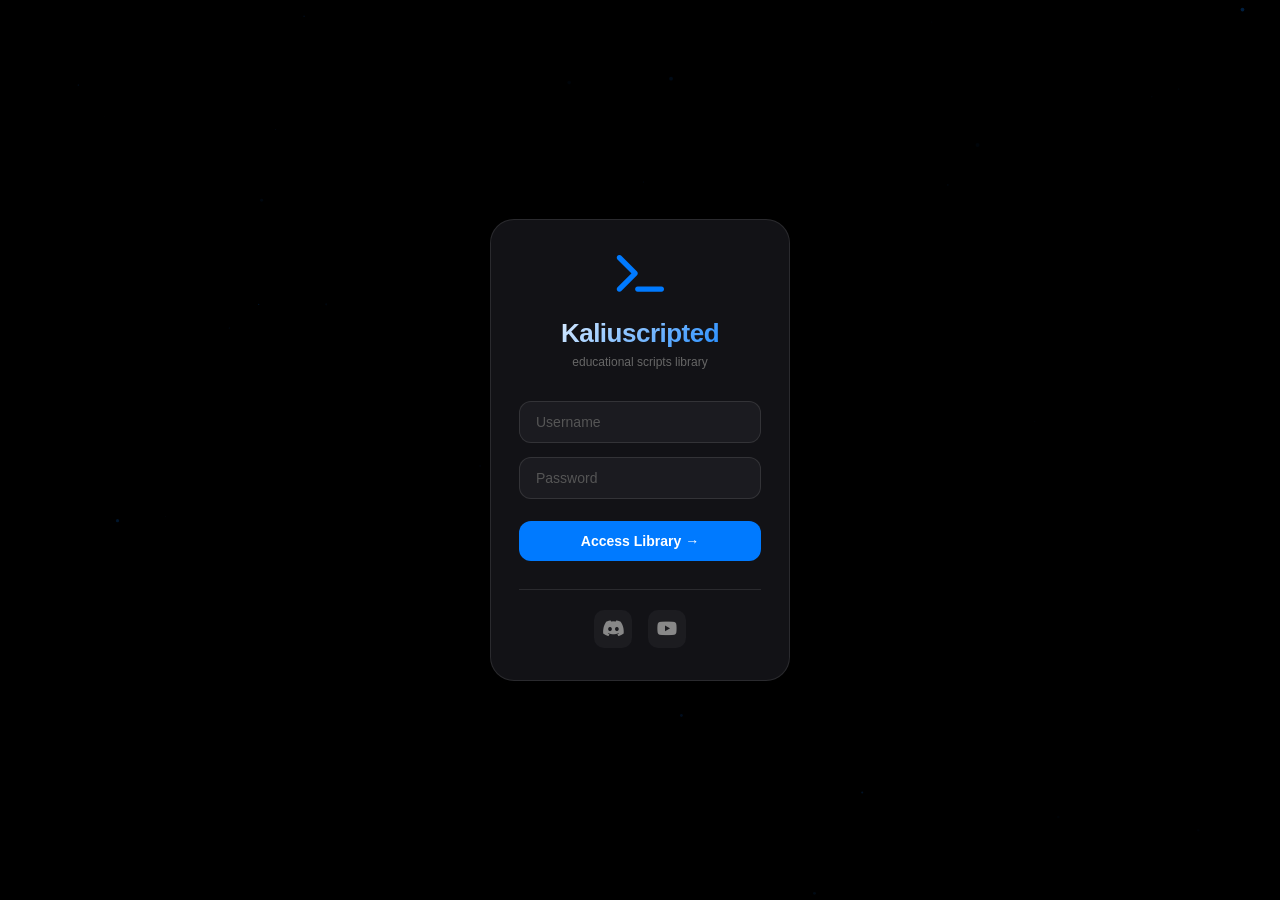
<file: index.html>
<!DOCTYPE html>
<html lang="en">
<head>
    <meta charset="UTF-8">
    <meta name="viewport" content="width=device-width, initial-scale=1.0">
    <title>Kaliuscripted</title>
    <style>
        body {
            margin: 0;
            height: 100vh;
            display: flex;
            align-items: center;
            justify-content: center;
            background: #000000;
            color: #ffffff;
            font-family: -apple-system, BlinkMacSystemFont, 'Segoe UI', sans-serif;
        }
    </style>
    <script>
        window.location.href = 'login.html';
    </script>
</head>
<body>
    <p>Redirecting...</p>
</body>
</html>
</file>
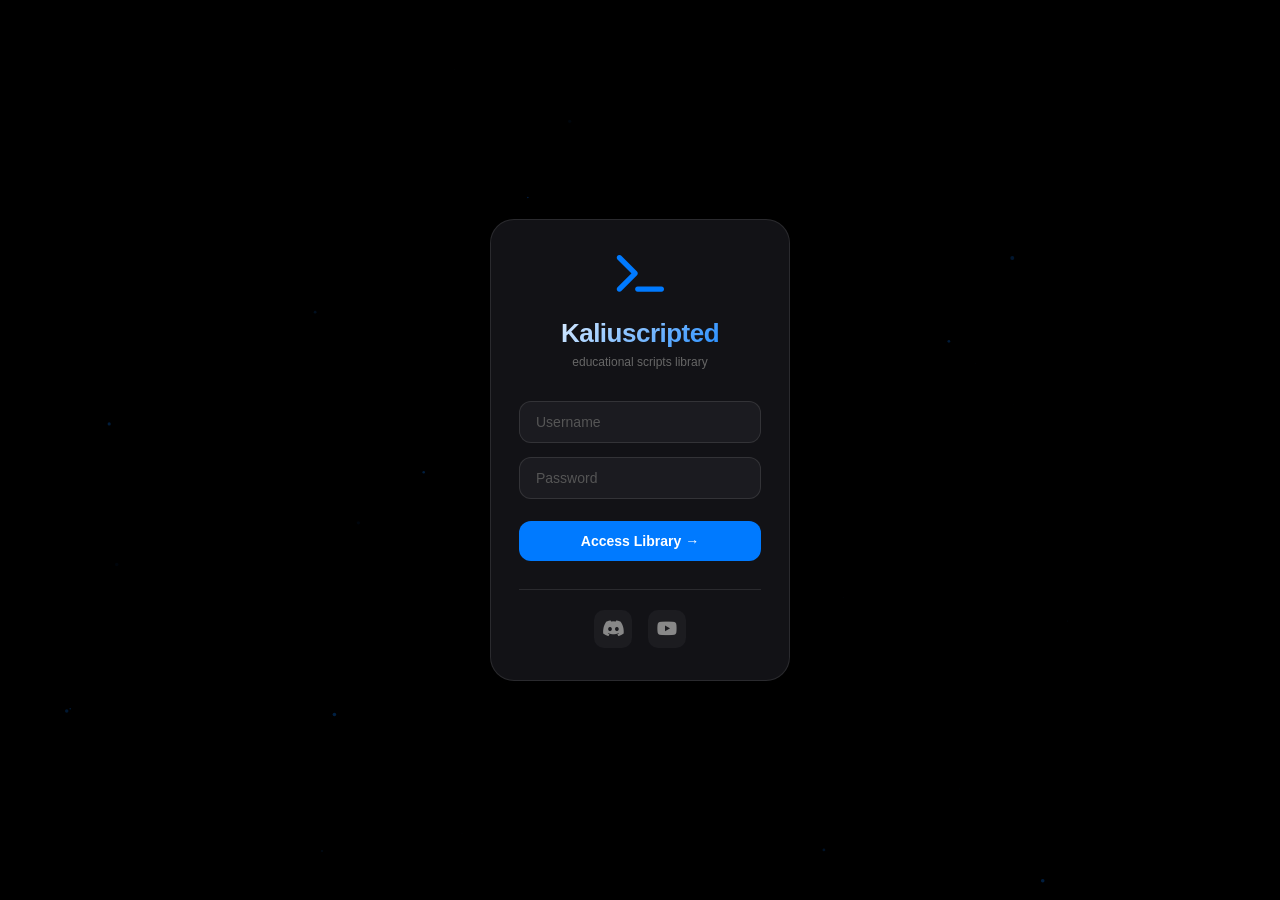
<file: home.html>
<!DOCTYPE html>
<html lang="en">
<head>
    <meta charset="UTF-8">
    <meta name="viewport" content="width=device-width, initial-scale=1.0, user-scalable=no">
    <title>Home | Kaliuscripted</title>
    <link rel="stylesheet" href="https://cdnjs.cloudflare.com/ajax/libs/font-awesome/6.5.1/css/all.min.css">
    <style>
        * {
            margin: 0;
            padding: 0;
            box-sizing: border-box;
        }

        body {
            font-family: -apple-system, BlinkMacSystemFont, 'Segoe UI', 'Inter', sans-serif;
            background: #000000;
            color: #ffffff;
            height: 100vh;
            overflow: hidden;
        }

        /* Particles */
        #particles {
            position: fixed;
            top: 0;
            left: 0;
            width: 100%;
            height: 100%;
            pointer-events: none;
            opacity: 0.3;
        }

        /* Header macOS Style */
        .header {
            position: fixed;
            top: 0;
            left: 0;
            right: 0;
            height: 48px;
            background: rgba(0, 0, 0, 0.8);
            backdrop-filter: blur(20px);
            border-bottom: 0.5px solid rgba(255, 255, 255, 0.1);
            display: flex;
            align-items: center;
            justify-content: space-between;
            padding: 0 20px;
            z-index: 100;
        }

        .menu-btn {
            background: none;
            border: none;
            color: #ffffff;
            font-size: 18px;
            cursor: pointer;
            width: 32px;
            height: 32px;
            border-radius: 8px;
            display: flex;
            align-items: center;
            justify-content: center;
        }

        .menu-btn:hover {
            background: rgba(255, 255, 255, 0.1);
        }

        .logo {
            font-weight: 600;
            font-size: 14px;
            letter-spacing: -0.3px;
        }

        .logo i {
            color: #007aff;
            margin-right: 6px;
        }

        .user-area {
            display: flex;
            align-items: center;
            gap: 12px;
        }

        .user-avatar {
            width: 28px;
            height: 28px;
            background: linear-gradient(135deg, #2c2c2e, #1c1c1e);
            border-radius: 8px;
            display: flex;
            align-items: center;
            justify-content: center;
            font-size: 11px;
            font-weight: 600;
            color: #007aff;
        }

        .logout-icon {
            background: none;
            border: none;
            color: #ff3b30;
            font-size: 14px;
            cursor: pointer;
            opacity: 0.7;
            padding: 4px;
            border-radius: 6px;
        }

        .logout-icon:hover {
            opacity: 1;
            background: rgba(255, 59, 48, 0.1);
        }

        /* Sidebar */
        .sidebar {
            position: fixed;
            top: 48px;
            left: -260px;
            width: 260px;
            height: calc(100% - 48px);
            background: rgba(0, 0, 0, 0.9);
            backdrop-filter: blur(20px);
            border-right: 0.5px solid rgba(255, 255, 255, 0.1);
            transition: left 0.3s ease;
            z-index: 99;
            display: flex;
            flex-direction: column;
        }

        .sidebar.open {
            left: 0;
        }

        .sidebar-nav {
            flex: 1;
            padding: 20px 16px;
        }

        .nav-link {
            display: flex;
            align-items: center;
            gap: 12px;
            padding: 10px 14px;
            color: #888;
            text-decoration: none;
            border-radius: 10px;
            font-size: 14px;
            margin-bottom: 4px;
            transition: all 0.2s;
        }

        .nav-link i {
            width: 20px;
            font-size: 16px;
        }

        .nav-link:hover {
            background: rgba(255, 255, 255, 0.08);
            color: #fff;
        }

        .nav-link.active {
            background: rgba(0, 122, 255, 0.15);
            color: #007aff;
        }

        .sidebar-footer {
            padding: 20px;
            border-top: 0.5px solid rgba(255, 255, 255, 0.1);
            display: flex;
            align-items: center;
            gap: 12px;
        }

        .sidebar-avatar {
            width: 40px;
            height: 40px;
            background: linear-gradient(135deg, #2c2c2e, #1c1c1e);
            border-radius: 12px;
            display: flex;
            align-items: center;
            justify-content: center;
            font-weight: 600;
            font-size: 14px;
            color: #007aff;
        }

        .sidebar-user-info {
            flex: 1;
        }

        .sidebar-user-name {
            display: block;
            font-size: 14px;
            font-weight: 500;
        }

        .sidebar-user-status {
            font-size: 11px;
            color: #34c759;
        }

        .overlay {
            position: fixed;
            top: 0;
            left: 0;
            width: 100%;
            height: 100%;
            background: rgba(0, 0, 0, 0.5);
            opacity: 0;
            visibility: hidden;
            transition: all 0.3s;
            z-index: 98;
        }

        .overlay.active {
            opacity: 1;
            visibility: visible;
        }

        /* Main Content */
        .main {
            position: fixed;
            top: 48px;
            left: 0;
            right: 0;
            bottom: 0;
            padding: 32px 40px;
            overflow-y: auto;
            transition: left 0.3s;
        }

        .sidebar.open ~ .main {
            left: 260px;
        }

        /* Welcome Section */
        .welcome {
            background: linear-gradient(135deg, rgba(0, 122, 255, 0.08), rgba(0, 0, 0, 0));
            border-radius: 20px;
            padding: 28px 32px;
            margin-bottom: 28px;
            border: 0.5px solid rgba(0, 122, 255, 0.2);
        }

        .welcome h1 {
            font-size: 28px;
            font-weight: 600;
            margin-bottom: 8px;
        }

        .welcome h1 span {
            color: #007aff;
        }

        .welcome p {
            color: #888;
            font-size: 14px;
        }

        /* Stats */
        .stats {
            display: grid;
            grid-template-columns: repeat(3, 1fr);
            gap: 16px;
            margin-bottom: 28px;
        }

        .stat-card {
            background: rgba(30, 30, 35, 0.6);
            backdrop-filter: blur(10px);
            border-radius: 16px;
            padding: 20px;
            text-align: center;
            border: 0.5px solid rgba(255, 255, 255, 0.05);
        }

        .stat-number {
            font-size: 32px;
            font-weight: 700;
            color: #007aff;
        }

        .stat-label {
            font-size: 12px;
            color: #888;
            margin-top: 4px;
        }

        /* Info Box */
        .info-box {
            background: rgba(30, 30, 35, 0.4);
            border-radius: 14px;
            padding: 16px 20px;
            display: flex;
            align-items: center;
            gap: 12px;
            border: 0.5px solid rgba(255, 255, 255, 0.05);
        }

        .info-box i {
            font-size: 20px;
            color: #007aff;
        }

        .info-box p {
            font-size: 13px;
            color: #888;
        }

        /* Scroll */
        .main::-webkit-scrollbar {
            width: 5px;
        }
        .main::-webkit-scrollbar-track {
            background: transparent;
        }
        .main::-webkit-scrollbar-thumb {
            background: #333;
            border-radius: 10px;
        }

        /* Toast */
        #toast {
            position: fixed;
            top: 56px;
            right: 20px;
            z-index: 1000;
        }
        .toast {
            background: rgba(30, 30, 35, 0.95);
            backdrop-filter: blur(10px);
            border-radius: 10px;
            padding: 10px 18px;
            margin-bottom: 8px;
            font-size: 13px;
            animation: slideIn 0.3s ease;
            border-left: 3px solid;
        }
        .toast.success { border-left-color: #34c759; }
        .toast.error { border-left-color: #ff3b30; }
        .toast.info { border-left-color: #007aff; }
        @keyframes slideIn {
            from { transform: translateX(100px); opacity: 0; }
            to { transform: translateX(0); opacity: 1; }
        }

        @media (max-width: 768px) {
            .main { padding: 20px; }
            .stats { grid-template-columns: 1fr; }
            .welcome h1 { font-size: 22px; }
            .sidebar.open ~ .main { left: 0; }
        }
    </style>
</head>
<body>

    <canvas id="particles"></canvas>

    <div class="header">
        <button id="menuBtn" class="menu-btn"><i class="fas fa-bars"></i></button>
        <div class="logo"><i class="fas fa-terminal"></i> KALIUSCRIPTED</div>
        <div class="user-area">
            <div class="user-avatar" id="headerAvatar">DV</div>
            <button id="logoutBtn" class="logout-icon"><i class="fas fa-sign-out-alt"></i></button>
        </div>
    </div>

    <div id="sidebar" class="sidebar">
        <div class="sidebar-nav">
            <a href="home.html" class="nav-link active">
                <i class="fas fa-home"></i> Home
            </a>
            <a href="library.html" class="nav-link">
                <i class="fas fa-book"></i> Library
            </a>
        </div>
        <div class="sidebar-footer">
            <div class="sidebar-avatar" id="sidebarAvatar">DV</div>
            <div class="sidebar-user-info">
                <span class="sidebar-user-name" id="sidebarName">Dev</span>
                <span class="sidebar-user-status">● Online</span>
            </div>
        </div>
    </div>

    <div id="overlay" class="overlay"></div>

    <main class="main">
        <div class="welcome">
            <h1>Welcome, <span id="welcomeUser">Dev</span></h1>
            <p>Educational JavaScript library for browser automation experiments.</p>
        </div>
        
        <div class="stats">
            <div class="stat-card">
                <div class="stat-number">6</div>
                <div class="stat-label">Total Scripts</div>
            </div>
            <div class="stat-card">
                <div class="stat-number">2</div>
                <div class="stat-label">Active</div>
            </div>
            <div class="stat-card">
                <div class="stat-number"><i class="fas fa-graduation-cap"></i></div>
                <div class="stat-label">Educational</div>
            </div>
        </div>

        <div class="info-box">
            <i class="fas fa-info-circle"></i>
            <p>This library contains automation scripts for educational platforms. Use responsibly.</p>
        </div>
    </main>

    <div id="toast"></div>

    <script>
        // Particles
        const canvas = document.getElementById('particles');
        const ctx = canvas.getContext('2d');
        let particles = [];

        function resizeCanvas() {
            canvas.width = window.innerWidth;
            canvas.height = window.innerHeight;
        }

        function createParticles() {
            particles = [];
            for (let i = 0; i < 40; i++) {
                particles.push({
                    x: Math.random() * canvas.width,
                    y: Math.random() * canvas.height,
                    radius: Math.random() * 1.5,
                    speedX: (Math.random() - 0.5) * 0.2,
                    speedY: (Math.random() - 0.5) * 0.15,
                    opacity: Math.random() * 0.2
                });
            }
        }

        function animateParticles() {
            ctx.clearRect(0, 0, canvas.width, canvas.height);
            particles.forEach(p => {
                p.x += p.speedX;
                p.y += p.speedY;
                if (p.x < 0) p.x = canvas.width;
                if (p.x > canvas.width) p.x = 0;
                if (p.y < 0) p.y = canvas.height;
                if (p.y > canvas.height) p.y = 0;
                ctx.beginPath();
                ctx.arc(p.x, p.y, p.radius, 0, Math.PI * 2);
                ctx.fillStyle = `rgba(0, 122, 255, ${p.opacity})`;
                ctx.fill();
            });
            requestAnimationFrame(animateParticles);
        }

        window.addEventListener('resize', () => {
            resizeCanvas();
            createParticles();
        });
        resizeCanvas();
        createParticles();
        animateParticles();

        // Auth check
        if (sessionStorage.getItem('loggedIn') !== 'true') {
            window.location.href = 'login.html';
        }

        const username = sessionStorage.getItem('username') || 'Dev';
        const initials = username.substring(0, 2).toUpperCase();

        document.getElementById('headerAvatar').textContent = initials;
        document.getElementById('sidebarAvatar').textContent = initials;
        document.getElementById('sidebarName').textContent = username;
        document.getElementById('welcomeUser').textContent = username;

        // Toast
        function showToast(message, type = 'info') {
            const container = document.getElementById('toast');
            const toast = document.createElement('div');
            toast.className = `toast ${type}`;
            const icon = type === 'success' ? '✓' : type === 'error' ? '✗' : '●';
            toast.innerHTML = `<span style="font-weight:600;margin-right:8px">${icon}</span>${message}`;
            container.appendChild(toast);
            setTimeout(() => toast.remove(), 3000);
        }

        // Sidebar
        const menuBtn = document.getElementById('menuBtn');
        const sidebar = document.getElementById('sidebar');
        const overlay = document.getElementById('overlay');

        menuBtn.onclick = () => {
            sidebar.classList.add('open');
            overlay.classList.add('active');
        };

        overlay.onclick = () => {
            sidebar.classList.remove('open');
            overlay.classList.remove('active');
        };

        // Logout
        document.getElementById('logoutBtn').onclick = () => {
            sessionStorage.removeItem('loggedIn');
            sessionStorage.removeItem('username');
            showToast('Logged out successfully', 'info');
            setTimeout(() => { window.location.href = 'login.html'; }, 500);
        };

        showToast(`Welcome back, ${username}!`, 'success');
    </script>
</body>
</html>
</file>
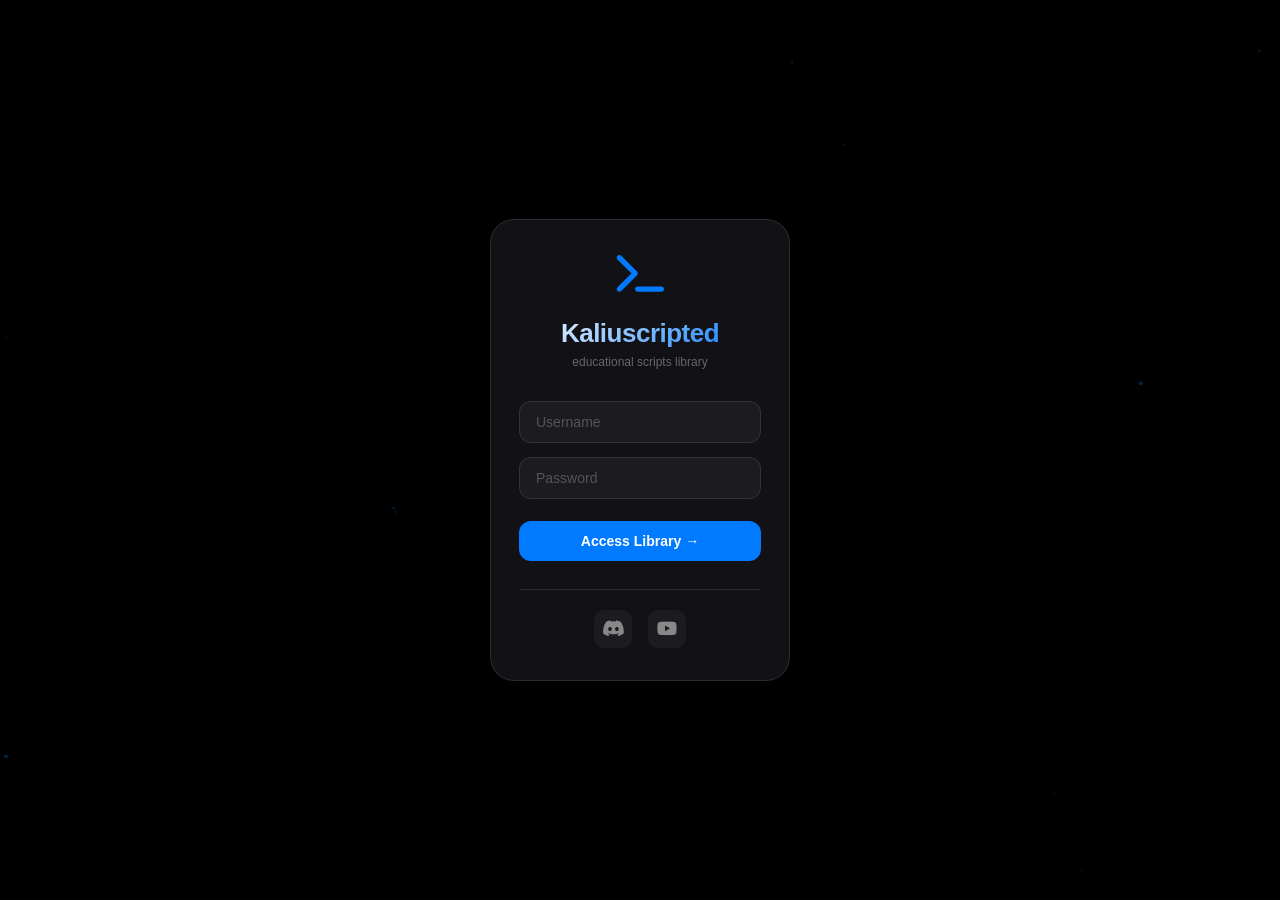
<file: library.html>
<!DOCTYPE html>
<html lang="en">
<head>
    <meta charset="UTF-8">
    <meta name="viewport" content="width=device-width, initial-scale=1.0, user-scalable=no">
    <title>Library | Kaliuscripted</title>
    <link rel="stylesheet" href="https://cdnjs.cloudflare.com/ajax/libs/font-awesome/6.5.1/css/all.min.css">
    <style>
        * {
            margin: 0;
            padding: 0;
            box-sizing: border-box;
        }

        body {
            font-family: -apple-system, BlinkMacSystemFont, 'Segoe UI', 'Inter', sans-serif;
            background: #000000;
            color: #ffffff;
            height: 100vh;
            overflow: hidden;
        }

        #particles {
            position: fixed;
            top: 0;
            left: 0;
            width: 100%;
            height: 100%;
            pointer-events: none;
            opacity: 0.3;
        }

        /* Header */
        .header {
            position: fixed;
            top: 0;
            left: 0;
            right: 0;
            height: 48px;
            background: rgba(0, 0, 0, 0.8);
            backdrop-filter: blur(20px);
            border-bottom: 0.5px solid rgba(255, 255, 255, 0.1);
            display: flex;
            align-items: center;
            justify-content: space-between;
            padding: 0 20px;
            z-index: 100;
        }

        .menu-btn {
            background: none;
            border: none;
            color: #ffffff;
            font-size: 18px;
            cursor: pointer;
            width: 32px;
            height: 32px;
            border-radius: 8px;
            display: flex;
            align-items: center;
            justify-content: center;
        }
        .menu-btn:hover { background: rgba(255, 255, 255, 0.1); }

        .logo { font-weight: 600; font-size: 14px; }
        .logo i { color: #007aff; margin-right: 6px; }

        .user-area { display: flex; align-items: center; gap: 12px; }
        .user-avatar {
            width: 28px; height: 28px;
            background: linear-gradient(135deg, #2c2c2e, #1c1c1e);
            border-radius: 8px;
            display: flex;
            align-items: center;
            justify-content: center;
            font-size: 11px;
            font-weight: 600;
            color: #007aff;
        }
        .logout-icon {
            background: none; border: none;
            color: #ff3b30;
            font-size: 14px;
            cursor: pointer;
            opacity: 0.7;
            padding: 4px;
            border-radius: 6px;
        }
        .logout-icon:hover { opacity: 1; background: rgba(255, 59, 48, 0.1); }

        /* Sidebar */
        .sidebar {
            position: fixed;
            top: 48px;
            left: -260px;
            width: 260px;
            height: calc(100% - 48px);
            background: rgba(0, 0, 0, 0.9);
            backdrop-filter: blur(20px);
            border-right: 0.5px solid rgba(255, 255, 255, 0.1);
            transition: left 0.3s ease;
            z-index: 99;
            display: flex;
            flex-direction: column;
        }
        .sidebar.open { left: 0; }

        .sidebar-nav { flex: 1; padding: 20px 16px; }
        .nav-link {
            display: flex;
            align-items: center;
            gap: 12px;
            padding: 10px 14px;
            color: #888;
            text-decoration: none;
            border-radius: 10px;
            font-size: 14px;
            margin-bottom: 4px;
            transition: all 0.2s;
        }
        .nav-link i { width: 20px; }
        .nav-link:hover { background: rgba(255, 255, 255, 0.08); color: #fff; }
        .nav-link.active { background: rgba(0, 122, 255, 0.15); color: #007aff; }

        .sidebar-footer {
            padding: 20px;
            border-top: 0.5px solid rgba(255, 255, 255, 0.1);
            display: flex;
            align-items: center;
            gap: 12px;
        }
        .sidebar-avatar {
            width: 40px; height: 40px;
            background: linear-gradient(135deg, #2c2c2e, #1c1c1e);
            border-radius: 12px;
            display: flex;
            align-items: center;
            justify-content: center;
            font-weight: 600;
            font-size: 14px;
            color: #007aff;
        }
        .sidebar-user-name { display: block; font-size: 14px; font-weight: 500; }
        .sidebar-user-status { font-size: 11px; color: #34c759; }

        .overlay {
            position: fixed;
            top: 0;
            left: 0;
            width: 100%;
            height: 100%;
            background: rgba(0, 0, 0, 0.5);
            opacity: 0;
            visibility: hidden;
            transition: all 0.3s;
            z-index: 98;
        }
        .overlay.active { opacity: 1; visibility: visible; }

        /* Main */
        .main {
            position: fixed;
            top: 48px;
            left: 0;
            right: 0;
            bottom: 0;
            padding: 32px 40px;
            overflow-y: auto;
            transition: left 0.3s;
        }
        .sidebar.open ~ .main { left: 260px; }

        /* Library Header */
        .lib-header { margin-bottom: 28px; }
        .lib-header h2 { font-size: 24px; font-weight: 600; margin-bottom: 6px; }
        .lib-header h2 i { color: #007aff; margin-right: 10px; }
        .lib-header p { color: #888; font-size: 13px; }

        /* Featured Script (Khan Academy sozinho) */
        .featured-card {
            background: linear-gradient(135deg, rgba(0, 122, 255, 0.12), rgba(0, 0, 0, 0));
            border-radius: 20px;
            padding: 24px;
            margin-bottom: 32px;
            border: 0.5px solid rgba(0, 122, 255, 0.3);
            display: flex;
            align-items: center;
            gap: 24px;
        }
        .featured-icon { width: 80px; text-align: center; }
        .featured-icon i { font-size: 48px; color: #007aff; }
        .featured-info { flex: 1; }
        .featured-info h3 { font-size: 20px; margin-bottom: 8px; }
        .featured-info p { font-size: 13px; color: #888; margin-bottom: 10px; }
        .featured-meta { display: flex; gap: 12px; margin-bottom: 16px; }
        .featured-meta span { font-size: 11px; padding: 3px 10px; border-radius: 20px; background: rgba(255,255,255,0.08); }
        .featured-actions { display: flex; gap: 12px; }
        .btn-featured-install, .btn-featured-copy {
            padding: 8px 20px;
            border-radius: 10px;
            font-size: 13px;
            font-weight: 500;
            cursor: pointer;
            border: none;
            transition: all 0.2s;
        }
        .btn-featured-install {
            background: #007aff;
            color: white;
        }
        .btn-featured-install:hover { background: #0051d5; transform: translateY(-1px); }
        .btn-featured-copy {
            background: rgba(255, 255, 255, 0.08);
            color: #fff;
            border: 0.5px solid rgba(255,255,255,0.1);
        }
        .btn-featured-copy:hover { background: rgba(255, 255, 255, 0.15); transform: translateY(-1px); }

        /* Grid 2 Columns */
        .scripts-grid {
            display: grid;
            grid-template-columns: repeat(2, 1fr);
            gap: 20px;
            margin-bottom: 32px;
        }

        .script-card {
            background: rgba(20, 20, 25, 0.6);
            backdrop-filter: blur(10px);
            border-radius: 18px;
            padding: 20px;
            border: 0.5px solid rgba(255, 255, 255, 0.08);
            transition: all 0.2s;
        }
        .script-card:hover {
            border-color: rgba(0, 122, 255, 0.3);
            background: rgba(25, 25, 30, 0.8);
        }
        .script-card.inactive { opacity: 0.5; }
        .script-card.inactive:hover { opacity: 0.6; }

        .script-icon { margin-bottom: 14px; display: flex; justify-content: space-between; align-items: center; }
        .script-icon i { font-size: 32px; color: #007aff; }
        .status { font-size: 10px; font-weight: 500; padding: 3px 8px; border-radius: 20px; }
        .status-active { background: rgba(52, 199, 89, 0.15); color: #34c759; }
        .status-inactive { background: rgba(136, 136, 136, 0.15); color: #888; }

        .script-card h3 { font-size: 16px; margin-bottom: 6px; }
        .script-card p { font-size: 11px; color: #888; margin-bottom: 12px; line-height: 1.4; }
        .script-meta { display: flex; gap: 8px; margin-bottom: 16px; }
        .script-meta span { font-size: 9px; padding: 2px 8px; border-radius: 20px; background: rgba(255,255,255,0.06); }

        .script-actions { display: flex; gap: 10px; }
        .btn-install, .btn-copy {
            flex: 1;
            padding: 8px;
            border-radius: 8px;
            font-size: 11px;
            font-weight: 500;
            cursor: pointer;
            display: flex;
            align-items: center;
            justify-content: center;
            gap: 6px;
            border: none;
            transition: all 0.2s;
        }
        .btn-install {
            background: rgba(0, 122, 255, 0.15);
            color: #007aff;
            border: 0.5px solid rgba(0, 122, 255, 0.3);
        }
        .btn-install:hover:not(.disabled) { background: rgba(0, 122, 255, 0.25); transform: translateY(-1px); }
        .btn-copy {
            background: rgba(255, 255, 255, 0.08);
            color: #fff;
            border: 0.5px solid rgba(255, 255, 255, 0.1);
        }
        .btn-copy:hover:not(.disabled) { background: rgba(255, 255, 255, 0.15); transform: translateY(-1px); }
        .btn-install.disabled, .btn-copy.disabled { opacity: 0.5; cursor: not-allowed; }

        /* Second Row */
        .second-row { margin-top: 0; }

        /* Toast */
        #toast {
            position: fixed;
            top: 56px;
            right: 20px;
            z-index: 1000;
        }
        .toast {
            background: rgba(30, 30, 35, 0.95);
            backdrop-filter: blur(10px);
            border-radius: 10px;
            padding: 10px 18px;
            margin-bottom: 8px;
            font-size: 13px;
            animation: slideIn 0.3s ease;
            border-left: 3px solid;
        }
        .toast.success { border-left-color: #34c759; }
        .toast.error { border-left-color: #ff3b30; }
        .toast.info { border-left-color: #007aff; }
        @keyframes slideIn {
            from { transform: translateX(100px); opacity: 0; }
            to { transform: translateX(0); opacity: 1; }
        }

        /* Scroll */
        .main::-webkit-scrollbar { width: 5px; }
        .main::-webkit-scrollbar-track { background: transparent; }
        .main::-webkit-scrollbar-thumb { background: #333; border-radius: 10px; }

        @media (max-width: 768px) {
            .main { padding: 20px; }
            .featured-card { flex-direction: column; text-align: center; }
            .featured-actions { justify-content: center; }
            .scripts-grid { grid-template-columns: 1fr; }
            .sidebar.open ~ .main { left: 0; }
        }
    </style>
</head>
<body>

    <canvas id="particles"></canvas>

    <div class="header">
        <button id="menuBtn" class="menu-btn"><i class="fas fa-bars"></i></button>
        <div class="logo"><i class="fas fa-terminal"></i> KALIUSCRIPTED</div>
        <div class="user-area">
            <div class="user-avatar" id="headerAvatar">DV</div>
            <button id="logoutBtn" class="logout-icon"><i class="fas fa-sign-out-alt"></i></button>
        </div>
    </div>

    <div id="sidebar" class="sidebar">
        <div class="sidebar-nav">
            <a href="home.html" class="nav-link"><i class="fas fa-home"></i> Home</a>
            <a href="library.html" class="nav-link active"><i class="fas fa-book"></i> Library</a>
        </div>
        <div class="sidebar-footer">
            <div class="sidebar-avatar" id="sidebarAvatar">DV</div>
            <div class="sidebar-user-info">
                <span class="sidebar-user-name" id="sidebarName">Dev</span>
                <span class="sidebar-user-status">● Online</span>
            </div>
        </div>
    </div>

    <div id="overlay" class="overlay"></div>

    <main class="main">
        <div class="lib-header">
            <h2><i class="fas fa-book"></i> Script Library</h2>
            <p>Browse and install automation scripts</p>
        </div>

        <!-- FEATURED: KHAN ACADEMY (sozinho) -->
        <div class="featured-card">
            <div class="featured-icon">
                <i class="fas fa-graduation-cap"></i>
            </div>
            <div class="featured-info">
                <h3>Khan Academy Helper</h3>
                <p>Complete automation for Khan Academy. Reveal answers, auto-complete exercises, unlock mastery challenges, and bypass restrictions.</p>
                <div class="featured-meta">
                    <span>v1.8.2</span>
                    <span>Active</span>
                    <span>Learning Platform</span>
                </div>
                <div class="featured-actions">
                    <button class="btn-featured-install" data-code="load('khan-academy-helper')" data-name="Khan Academy Helper">
                        <i class="fas fa-download"></i> Install
                    </button>
                    <button class="btn-featured-copy" data-code="load('khan-academy-helper')" data-name="Khan Academy Helper">
                        <i class="fas fa-copy"></i> Copy
                    </button>
                </div>
            </div>
        </div>

        <!-- GRID 2 COLUMNS - Scripts Ativos -->
        <div class="scripts-grid">
            <!-- Wayground Quizizz - ACTIVE -->
            <div class="script-card">
                <div class="script-icon">
                    <i class="fas fa-gamepad"></i>
                    <span class="status status-active">● Active</span>
                </div>
                <h3>Wayground Quizizz</h3>
                <p>Auto-answer questions, reveal correct answers, bypass timers on Quizizz platform.</p>
                <div class="script-meta">
                    <span>v2.1.0</span>
                    <span>Quiz Automation</span>
                </div>
                <div class="script-actions">
                    <button class="btn-install" data-code="load('quizizz-automation')" data-name="Wayground Quizizz">
                        <i class="fas fa-download"></i> Install
                    </button>
                    <button class="btn-copy" data-code="load('quizizz-automation')" data-name="Wayground Quizizz">
                        <i class="fas fa-copy"></i> Copy
                    </button>
                </div>
            </div>

            <!-- Placeholder vazio para manter grid (ou próximo script ativo) -->
            <div class="script-card inactive">
                <div class="script-icon">
                    <i class="fas fa-hourglass-half"></i>
                    <span class="status status-inactive">● Coming Soon</span>
                </div>
                <h3>More Scripts</h3>
                <p>New automation scripts are being developed and will be available soon.</p>
                <div class="script-meta">
                    <span>—</span>
                    <span>Pending</span>
                </div>
                <div class="script-actions">
                    <button class="btn-install disabled" disabled><i class="fas fa-download"></i> Unavailable</button>
                    <button class="btn-copy disabled" disabled><i class="fas fa-copy"></i> Locked</button>
                </div>
            </div>
        </div>

        <!-- GRID 2 COLUMNS - Scripts Inativos -->
        <div class="scripts-grid second-row">
            <div class="script-card inactive">
                <div class="script-icon">
                    <i class="fas fa-book"></i>
                    <span class="status status-inactive">● Inactive</span>
                </div>
                <h3>Leia Paraná</h3>
                <p>Reading comprehension automation with answer extraction and text analysis.</p>
                <div class="script-meta"><span>v1.2.0</span><span>Reading Platform</span></div>
                <div class="script-actions">
                    <button class="btn-install disabled" disabled><i class="fas fa-download"></i> Unavailable</button>
                    <button class="btn-copy disabled" disabled><i class="fas fa-copy"></i> Locked</button>
                </div>
            </div>

            <div class="script-card inactive">
                <div class="script-icon">
                    <i class="fas fa-pen-fancy"></i>
                    <span class="status status-inactive">● Inactive</span>
                </div>
                <h3>Redação Paraná</h3>
                <p>Essay writing assistant with grammar checking and content suggestions.</p>
                <div class="script-meta"><span>v1.0.5</span><span>Writing Platform</span></div>
                <div class="script-actions">
                    <button class="btn-install disabled" disabled><i class="fas fa-download"></i> Unavailable</button>
                    <button class="btn-copy disabled" disabled><i class="fas fa-copy"></i> Locked</button>
                </div>
            </div>

            <div class="script-card inactive">
                <div class="script-icon">
                    <i class="fas fa-laptop-code"></i>
                    <span class="status status-inactive">● Inactive</span>
                </div>
                <h3>Alura Course Helper</h3>
                <p>Course completion automation with video tracking and quiz assistance.</p>
                <div class="script-meta"><span>v2.0.0</span><span>Course Platform</span></div>
                <div class="script-actions">
                    <button class="btn-install disabled" disabled><i class="fas fa-download"></i> Unavailable</button>
                    <button class="btn-copy disabled" disabled><i class="fas fa-copy"></i> Locked</button>
                </div>
            </div>

            <div class="script-card inactive">
                <div class="script-icon">
                    <i class="fas fa-language"></i>
                    <span class="status status-inactive">● Inactive</span>
                </div>
                <h3>Inglês Paraná</h3>
                <p>Language learning automation with translation assistance.</p>
                <div class="script-meta"><span>v1.3.0</span><span>Language Platform</span></div>
                <div class="script-actions">
                    <button class="btn-install disabled" disabled><i class="fas fa-download"></i> Unavailable</button>
                    <button class="btn-copy disabled" disabled><i class="fas fa-copy"></i> Locked</button>
                </div>
            </div>
        </div>
    </main>

    <div id="toast"></div>

    <script>
        // Particles
        const canvas = document.getElementById('particles');
        const ctx = canvas.getContext('2d');
        let particles = [];

        function resizeCanvas() {
            canvas.width = window.innerWidth;
            canvas.height = window.innerHeight;
        }

        function createParticles() {
            particles = [];
            for (let i = 0; i < 40; i++) {
                particles.push({
                    x: Math.random() * canvas.width,
                    y: Math.random() * canvas.height,
                    radius: Math.random() * 1.5,
                    speedX: (Math.random() - 0.5) * 0.2,
                    speedY: (Math.random() - 0.5) * 0.15,
                    opacity: Math.random() * 0.2
                });
            }
        }

        function animateParticles() {
            ctx.clearRect(0, 0, canvas.width, canvas.height);
            particles.forEach(p => {
                p.x += p.speedX;
                p.y += p.speedY;
                if (p.x < 0) p.x = canvas.width;
                if (p.x > canvas.width) p.x = 0;
                if (p.y < 0) p.y = canvas.height;
                if (p.y > canvas.height) p.y = 0;
                ctx.beginPath();
                ctx.arc(p.x, p.y, p.radius, 0, Math.PI * 2);
                ctx.fillStyle = `rgba(0, 122, 255, ${p.opacity})`;
                ctx.fill();
            });
            requestAnimationFrame(animateParticles);
        }

        window.addEventListener('resize', () => {
            resizeCanvas();
            createParticles();
        });
        resizeCanvas();
        createParticles();
        animateParticles();

        // Auth check
        if (sessionStorage.getItem('loggedIn') !== 'true') {
            window.location.href = 'login.html';
        }

        const username = sessionStorage.getItem('username') || 'Dev';
        const initials = username.substring(0, 2).toUpperCase();

        document.getElementById('headerAvatar').textContent = initials;
        document.getElementById('sidebarAvatar').textContent = initials;
        document.getElementById('sidebarName').textContent = username;

        // Toast
        function showToast(message, type = 'info') {
            const container = document.getElementById('toast');
            const toast = document.createElement('div');
            toast.className = `toast ${type}`;
            const icon = type === 'success' ? '✓' : type === 'error' ? '✗' : '●';
            toast.innerHTML = `<span style="font-weight:600;margin-right:8px">${icon}</span>${message}`;
            container.appendChild(toast);
            setTimeout(() => toast.remove(), 3000);
        }

        // Copy function
        async function copyToClipboard(text, name) {
            try {
                await navigator.clipboard.writeText(text);
                showToast(`${name} code copied to clipboard!`, 'success');
            } catch (err) {
                showToast('Failed to copy', 'error');
            }
        }

        // Sidebar
        const menuBtn = document.getElementById('menuBtn');
        const sidebar = document.getElementById('sidebar');
        const overlay = document.getElementById('overlay');

        menuBtn.onclick = () => {
            sidebar.classList.add('open');
            overlay.classList.add('active');
        };

        overlay.onclick = () => {
            sidebar.classList.remove('open');
            overlay.classList.remove('active');
        };

        // Logout
        document.getElementById('logoutBtn').onclick = () => {
            sessionStorage.removeItem('loggedIn');
            sessionStorage.removeItem('username');
            showToast('Logged out successfully', 'info');
            setTimeout(() => { window.location.href = 'login.html'; }, 500);
        };

        // Featured buttons
        document.querySelectorAll('.btn-featured-install, .btn-install:not(.disabled)').forEach(btn => {
            btn.addEventListener('click', () => {
                const code = btn.dataset.code;
                const name = btn.dataset.name;
                if (code && name) {
                    copyToClipboard(code, name);
                    showToast(`Install guide: Drag to bookmarks or use copied code`, 'info');
                }
            });
        });

        document.querySelectorAll('.btn-featured-copy, .btn-copy:not(.disabled)').forEach(btn => {
            btn.addEventListener('click', () => {
                const code = btn.dataset.code;
                const name = btn.dataset.name;
                if (code && name) {
                    copyToClipboard(code, name);
                }
            });
        });

        showToast(`Library loaded`, 'info');
    </script>
</body>
</html>
</file>
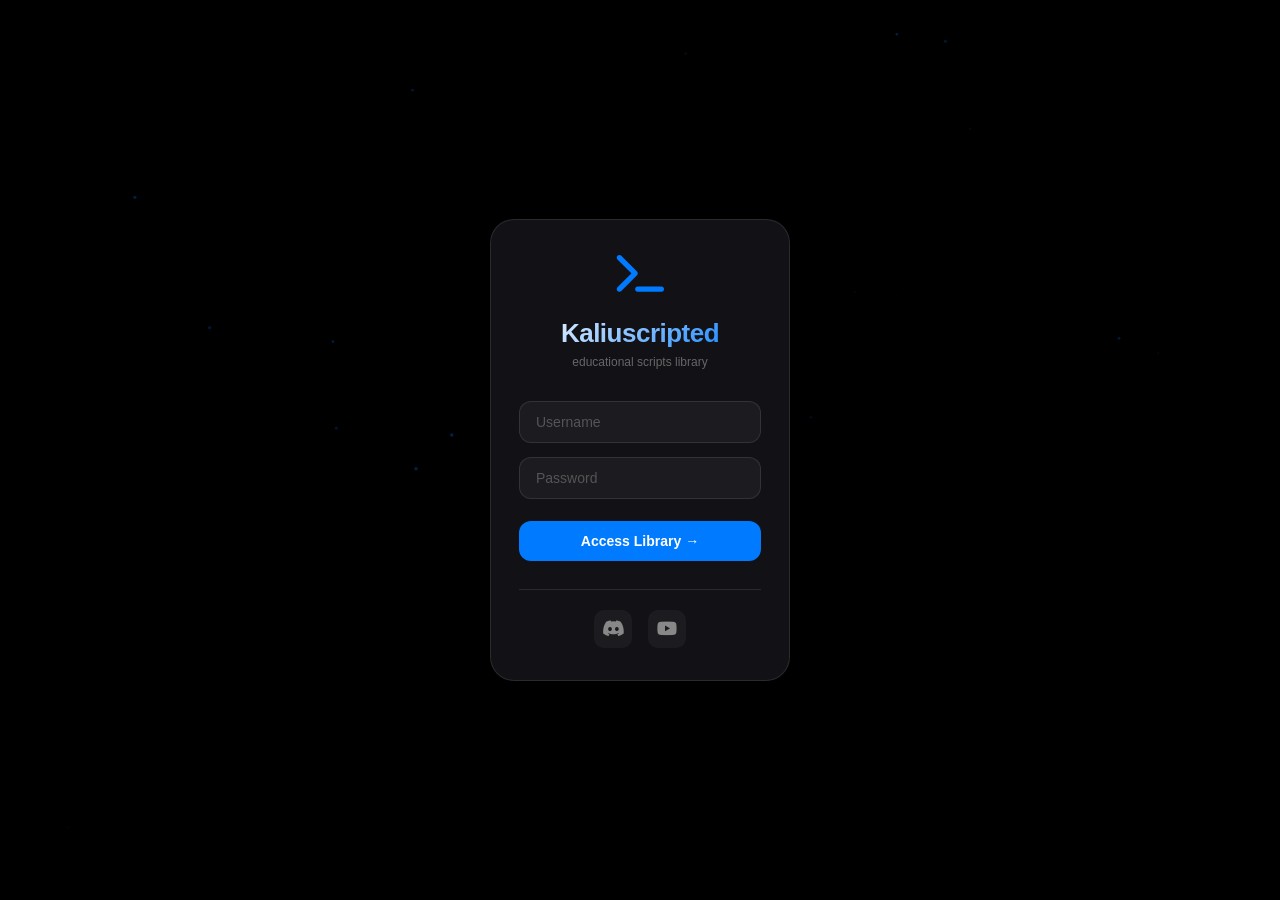
<file: login.html>
<!DOCTYPE html>
<html lang="en">
<head>
    <meta charset="UTF-8">
    <meta name="viewport" content="width=device-width, initial-scale=1.0, user-scalable=no">
    <title>Login | Kaliuscripted</title>
    <style>
        * {
            margin: 0;
            padding: 0;
            box-sizing: border-box;
        }

        body {
            font-family: -apple-system, BlinkMacSystemFont, 'Segoe UI', 'Inter', sans-serif;
            background: #000000;
            height: 100vh;
            display: flex;
            align-items: center;
            justify-content: center;
        }

        /* Particles */
        #particles {
            position: fixed;
            top: 0;
            left: 0;
            width: 100%;
            height: 100%;
            pointer-events: none;
        }

        /* Login Container */
        .login-container {
            position: relative;
            z-index: 10;
            width: 100%;
            max-width: 340px;
            padding: 20px;
        }

        .login-card {
            background: rgba(20, 20, 25, 0.9);
            backdrop-filter: blur(20px);
            border-radius: 24px;
            padding: 32px 28px;
            border: 0.5px solid rgba(255, 255, 255, 0.1);
            box-shadow: 0 8px 32px rgba(0, 0, 0, 0.4);
        }

        .login-icon {
            text-align: center;
            margin-bottom: 24px;
        }

        .login-icon i {
            font-size: 42px;
            color: #007aff;
        }

        .login-card h1 {
            text-align: center;
            font-size: 26px;
            font-weight: 600;
            letter-spacing: -0.5px;
            background: linear-gradient(135deg, #ffffff, #007aff);
            -webkit-background-clip: text;
            -webkit-text-fill-color: transparent;
            margin-bottom: 6px;
        }

        .login-card p {
            text-align: center;
            font-size: 12px;
            color: #666;
            margin-bottom: 32px;
        }

        .input-group {
            margin-bottom: 14px;
        }

        .input-group input {
            width: 100%;
            background: rgba(30, 30, 35, 0.8);
            border: 0.5px solid rgba(255, 255, 255, 0.1);
            border-radius: 12px;
            padding: 12px 16px;
            color: #ffffff;
            font-size: 14px;
            outline: none;
            transition: all 0.2s;
        }

        .input-group input:focus {
            border-color: #007aff;
            background: rgba(40, 40, 45, 0.9);
        }

        .input-group input::placeholder {
            color: #555;
        }

        .login-btn {
            width: 100%;
            background: #007aff;
            border: none;
            border-radius: 12px;
            padding: 12px;
            color: white;
            font-size: 14px;
            font-weight: 600;
            cursor: pointer;
            margin-top: 8px;
            transition: all 0.2s;
        }

        .login-btn:hover {
            background: #0051d5;
            transform: translateY(-1px);
        }

        .social-row {
            display: flex;
            justify-content: center;
            gap: 16px;
            margin-top: 28px;
            padding-top: 20px;
            border-top: 0.5px solid rgba(255, 255, 255, 0.1);
        }

        .social-btn {
            width: 38px;
            height: 38px;
            background: rgba(30, 30, 35, 0.8);
            border-radius: 10px;
            display: flex;
            align-items: center;
            justify-content: center;
            color: #888;
            font-size: 18px;
            text-decoration: none;
            transition: all 0.2s;
        }

        .social-btn:hover {
            background: #007aff20;
            color: #007aff;
        }

        /* Toast */
        #toast {
            position: fixed;
            top: 20px;
            right: 20px;
            z-index: 1000;
        }

        .toast {
            background: rgba(30, 30, 35, 0.95);
            backdrop-filter: blur(10px);
            border-radius: 12px;
            padding: 12px 20px;
            margin-bottom: 8px;
            display: flex;
            align-items: center;
            gap: 10px;
            font-size: 13px;
            animation: slideIn 0.3s ease;
            border-left: 3px solid;
        }

        .toast.success { border-left-color: #34c759; }
        .toast.error { border-left-color: #ff3b30; }
        .toast.info { border-left-color: #007aff; }

        @keyframes slideIn {
            from { transform: translateX(100px); opacity: 0; }
            to { transform: translateX(0); opacity: 1; }
        }
    </style>
</head>
<body>

    <canvas id="particles"></canvas>

    <div class="login-container">
        <div class="login-card">
            <div class="login-icon">
                <i class="fas fa-terminal"></i>
            </div>
            <h1>Kaliuscripted</h1>
            <p>educational scripts library</p>
            
            <form id="loginForm">
                <div class="input-group">
                    <input type="text" id="username" placeholder="Username" autocomplete="off">
                </div>
                <div class="input-group">
                    <input type="password" id="password" placeholder="Password">
                </div>
                <button type="submit" class="login-btn">Access Library →</button>
            </form>
            
            <div class="social-row">
                <a href="#" id="discordBtn" class="social-btn"><i class="fab fa-discord"></i></a>
                <a href="#" id="youtubeBtn" class="social-btn"><i class="fab fa-youtube"></i></a>
            </div>
        </div>
    </div>

    <div id="toast"></div>

    <link rel="stylesheet" href="https://cdnjs.cloudflare.com/ajax/libs/font-awesome/6.5.1/css/all.min.css">
    
    <script>
        // Particles
        const canvas = document.getElementById('particles');
        const ctx = canvas.getContext('2d');
        let particles = [];

        function resizeCanvas() {
            canvas.width = window.innerWidth;
            canvas.height = window.innerHeight;
        }

        function createParticles() {
            particles = [];
            for (let i = 0; i < 30; i++) {
                particles.push({
                    x: Math.random() * canvas.width,
                    y: Math.random() * canvas.height,
                    radius: Math.random() * 2,
                    speedX: (Math.random() - 0.5) * 0.3,
                    speedY: (Math.random() - 0.5) * 0.2,
                    opacity: Math.random() * 0.3
                });
            }
        }

        function animateParticles() {
            ctx.clearRect(0, 0, canvas.width, canvas.height);
            particles.forEach(p => {
                p.x += p.speedX;
                p.y += p.speedY;
                if (p.x < 0) p.x = canvas.width;
                if (p.x > canvas.width) p.x = 0;
                if (p.y < 0) p.y = canvas.height;
                if (p.y > canvas.height) p.y = 0;
                ctx.beginPath();
                ctx.arc(p.x, p.y, p.radius, 0, Math.PI * 2);
                ctx.fillStyle = `rgba(0, 122, 255, ${p.opacity})`;
                ctx.fill();
            });
            requestAnimationFrame(animateParticles);
        }

        window.addEventListener('resize', () => {
            resizeCanvas();
            createParticles();
        });
        resizeCanvas();
        createParticles();
        animateParticles();

        // Toast
        function showToast(message, type = 'info') {
            const container = document.getElementById('toast');
            const toast = document.createElement('div');
            toast.className = `toast ${type}`;
            const icon = type === 'success' ? '✓' : type === 'error' ? '✗' : '●';
            toast.innerHTML = `<span style="font-weight:600">${icon}</span><span>${message}</span>`;
            container.appendChild(toast);
            setTimeout(() => toast.remove(), 3000);
        }

        // Login
        const loginForm = document.getElementById('loginForm');
        loginForm.addEventListener('submit', (e) => {
            e.preventDefault();
            const username = document.getElementById('username').value.trim();
            const password = document.getElementById('password').value;
            
            if (username === 'Dev' && password === '86271415') {
                sessionStorage.setItem('loggedIn', 'true');
                sessionStorage.setItem('username', username);
                showToast('Login successful! Redirecting...', 'success');
                setTimeout(() => { window.location.href = 'home.html'; }, 600);
            } else {
                showToast('Invalid credentials. Try: Dev / 86271415', 'error');
                document.getElementById('password').value = '';
            }
        });

        document.getElementById('discordBtn')?.addEventListener('click', (e) => {
            e.preventDefault();
            window.open('https://discord.gg/kaliuscripted', '_blank');
        });
        document.getElementById('youtubeBtn')?.addEventListener('click', (e) => {
            e.preventDefault();
            window.open('https://youtube.com/@kaliuscripted', '_blank');
        });
    </script>
</body>
</html>
</file>
